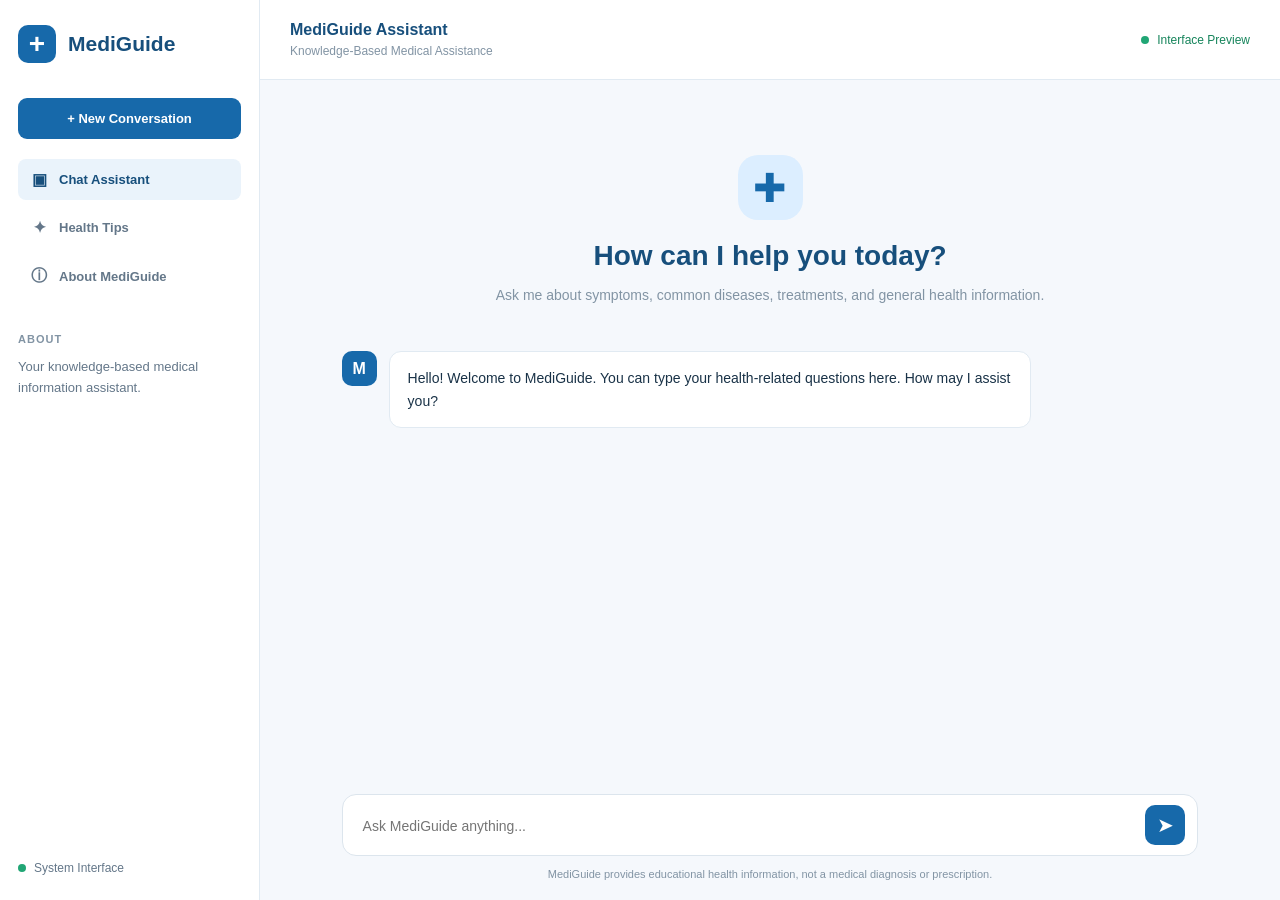
<file: src/frontend/index.html>
<!DOCTYPE html>
<html lang="en">
<head>
    <meta charset="UTF-8">
    <meta name="viewport" content="width=device-width, initial-scale=1.0">
    <meta name="description" content="MediGuide knowledge-based medical information assistant.">
    <title>MediGuide - Medical Assistant</title>
    <link rel="stylesheet" href="css/style.css">
</head>
<body>
<div class="app-container">
    <aside class="sidebar" id="sidebar">
        <div class="brand">
            <div class="logo" aria-hidden="true">+</div>
            <h2>MediGuide</h2>
        </div>

        <button class="new-chat" id="newChat" type="button">+ New Conversation</button>

        <nav class="side-nav" aria-label="Main navigation">
            <a class="side-link active" href="index.html" aria-current="page"><span>▣</span> Chat Assistant</a>
            <a class="side-link" href="health-tips.html"><span>✦</span> Health Tips</a>
            <a class="side-link" href="about.html"><span>ⓘ</span> About MediGuide</a>
        </nav>

        <div class="sidebar-label">ABOUT</div>
        <p class="sidebar-description">Your knowledge-based medical information assistant.</p>

        <div class="sidebar-bottom">
            <span class="status-dot"></span>
            System Interface
        </div>
    </aside>

    <main class="chat-area">
        <header class="chat-header">
            <button class="mobile-menu" id="menuToggle" type="button" aria-label="Open navigation">☰</button>
            <div>
                <h3>MediGuide Assistant</h3>
                <p>Knowledge-Based Medical Assistance</p>
            </div>
            <div class="online-status"><span class="status-dot"></span> Interface Preview</div>
        </header>

        <section class="messages" id="messages" aria-live="polite" aria-label="Conversation">
            <div class="welcome" id="welcome">
                <div class="welcome-icon">✚</div>
                <h1>How can I help you today?</h1>
                <p>Ask me about symptoms, common diseases, treatments, and general health information.</p>
            </div>

            <div class="message bot">
                <div class="avatar">M</div>
                <div class="message-content">
                    Hello! Welcome to MediGuide. You can type your health-related questions here. How may I assist you?
                </div>
            </div>
        </section>

        <footer class="input-area">
            <form class="input-wrapper" id="chatForm">
                <textarea id="userInput" placeholder="Ask MediGuide anything..." rows="1" aria-label="Type your health question"></textarea>
                <button id="sendBtn" type="submit" title="Send message" aria-label="Send message">➤</button>
            </form>
            <p class="disclaimer">MediGuide provides educational health information, not a medical diagnosis or prescription.</p>
        </footer>
    </main>
</div>
<script src="js/app.js"></script>
</body>
</html>
</file>
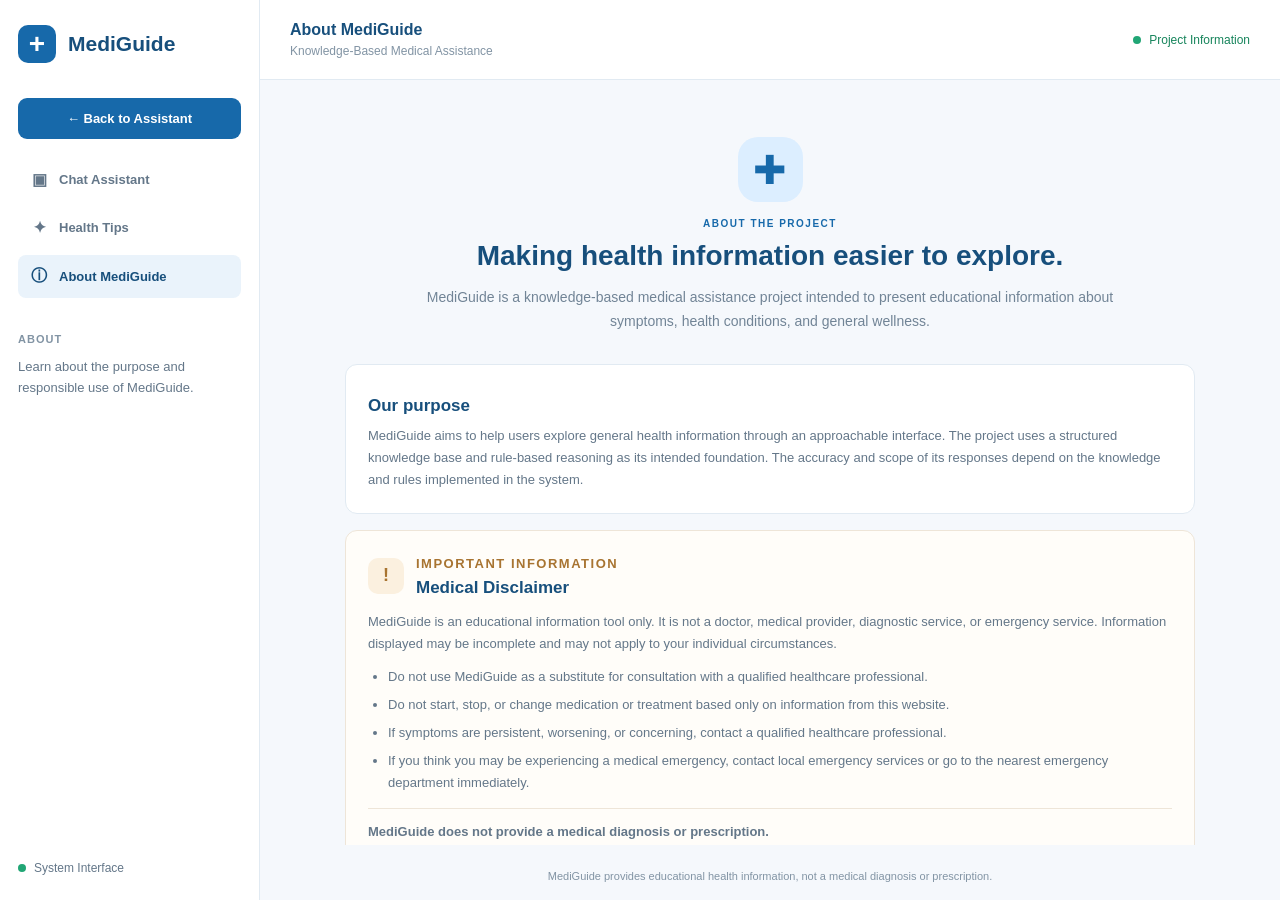
<file: src/frontend/about.html>
<!DOCTYPE html>
<html lang="en">
<head>
    <meta charset="UTF-8">
    <meta name="viewport" content="width=device-width, initial-scale=1.0">
    <meta name="description" content="About the MediGuide knowledge-based medical assistance project.">
    <title>About MediGuide</title>
    <link rel="stylesheet" href="css/style.css">
</head>
<body>
<div class="app-container">
    <aside class="sidebar" id="sidebar">
        <div class="brand"><div class="logo">+</div><h2>MediGuide</h2></div>
        <a class="new-chat nav-button" href="index.html">← Back to Assistant</a>
        <nav class="side-nav" aria-label="Main navigation">
            <a class="side-link" href="index.html"><span>▣</span> Chat Assistant</a>
            <a class="side-link" href="health-tips.html"><span>✦</span> Health Tips</a>
            <a class="side-link active" href="about.html" aria-current="page"><span>ⓘ</span> About MediGuide</a>
        </nav>
        <div class="sidebar-label">ABOUT</div>
        <p class="sidebar-description">Learn about the purpose and responsible use of MediGuide.</p>
        <div class="sidebar-bottom"><span class="status-dot"></span> System Interface</div>
    </aside>
    <main class="chat-area">
        <header class="chat-header">
            <button class="mobile-menu" type="button" onclick="document.getElementById('sidebar').classList.toggle('open')" aria-label="Open navigation">☰</button>
            <div><h3>About MediGuide</h3><p>Knowledge-Based Medical Assistance</p></div>
            <div class="online-status"><span class="status-dot"></span> Project Information</div>
        </header>
        <section class="info-page about-page">
            <div class="info-heading">
                <div class="welcome-icon">✚</div>
                <p class="eyebrow">ABOUT THE PROJECT</p>
                <h1>Making health information easier to explore.</h1>
                <p>MediGuide is a knowledge-based medical assistance project intended to present educational information about symptoms, health conditions, and general wellness.</p>
            </div>
            <article class="about-card">
                <h2>Our purpose</h2>
                <p>MediGuide aims to help users explore general health information through an approachable interface. The project uses a structured knowledge base and rule-based reasoning as its intended foundation. The accuracy and scope of its responses depend on the knowledge and rules implemented in the system.</p>
            </article>
            <article class="disclaimer-card" id="disclaimer">
                <div class="disclaimer-title"><span>!</span><div><p class="eyebrow">IMPORTANT INFORMATION</p><h2>Medical Disclaimer</h2></div></div>
                <p>MediGuide is an educational information tool only. It is not a doctor, medical provider, diagnostic service, or emergency service. Information displayed may be incomplete and may not apply to your individual circumstances.</p>
                <ul>
                    <li>Do not use MediGuide as a substitute for consultation with a qualified healthcare professional.</li>
                    <li>Do not start, stop, or change medication or treatment based only on information from this website.</li>
                    <li>If symptoms are persistent, worsening, or concerning, contact a qualified healthcare professional.</li>
                    <li>If you think you may be experiencing a medical emergency, contact local emergency services or go to the nearest emergency department immediately.</li>
                </ul>
                <p class="disclaimer-last">MediGuide does not provide a medical diagnosis or prescription.</p>
            </article>
        </section>
        <footer class="page-disclaimer">MediGuide provides educational health information, not a medical diagnosis or prescription.</footer>
    </main>
</div>
<script src="js/app.js"></script>
</body>
</html>
</file>
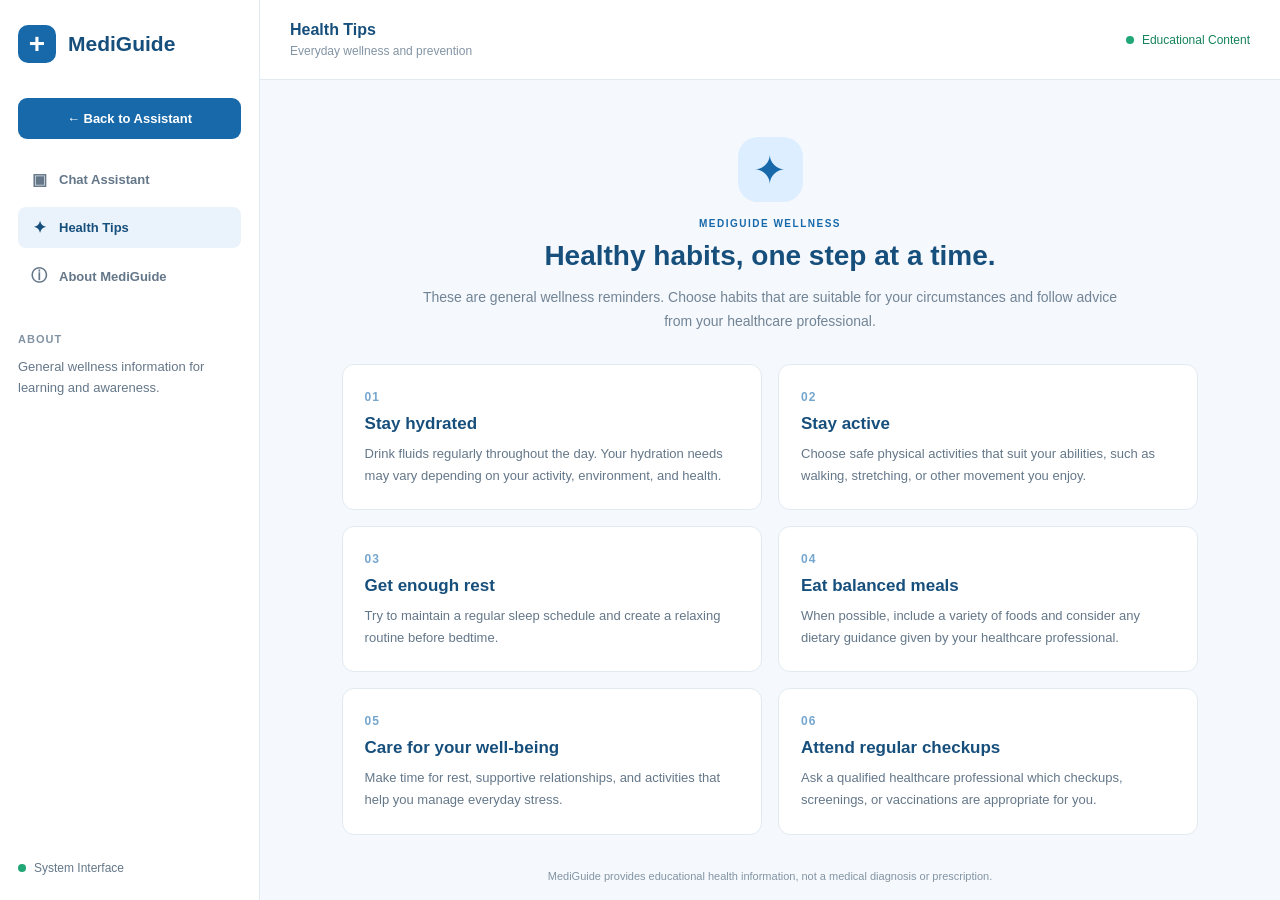
<file: src/frontend/health-tips.html>
<!DOCTYPE html>
<html lang="en">
<head>
    <meta charset="UTF-8">
    <meta name="viewport" content="width=device-width, initial-scale=1.0">
    <meta name="description" content="General health and wellness tips from MediGuide.">
    <title>Health Tips - MediGuide</title>
    <link rel="stylesheet" href="css/style.css">
</head>
<body>
<div class="app-container">
    <aside class="sidebar" id="sidebar">
        <div class="brand"><div class="logo">+</div><h2>MediGuide</h2></div>
        <a class="new-chat nav-button" href="index.html">← Back to Assistant</a>
        <nav class="side-nav" aria-label="Main navigation">
            <a class="side-link" href="index.html"><span>▣</span> Chat Assistant</a>
            <a class="side-link active" href="health-tips.html" aria-current="page"><span>✦</span> Health Tips</a>
            <a class="side-link" href="about.html"><span>ⓘ</span> About MediGuide</a>
        </nav>
        <div class="sidebar-label">ABOUT</div>
        <p class="sidebar-description">General wellness information for learning and awareness.</p>
        <div class="sidebar-bottom"><span class="status-dot"></span> System Interface</div>
    </aside>
    <main class="chat-area">
        <header class="chat-header">
            <button class="mobile-menu" type="button" onclick="document.getElementById('sidebar').classList.toggle('open')" aria-label="Open navigation">☰</button>
            <div><h3>Health Tips</h3><p>Everyday wellness and prevention</p></div>
            <div class="online-status"><span class="status-dot"></span> Educational Content</div>
        </header>
        <section class="info-page">
            <div class="info-heading">
                <div class="welcome-icon">✦</div>
                <p class="eyebrow">MEDIGUIDE WELLNESS</p>
                <h1>Healthy habits, one step at a time.</h1>
                <p>These are general wellness reminders. Choose habits that are suitable for your circumstances and follow advice from your healthcare professional.</p>
            </div>
            <div class="tip-grid">
                <article class="tip-card"><span class="tip-number">01</span><h2>Stay hydrated</h2><p>Drink fluids regularly throughout the day. Your hydration needs may vary depending on your activity, environment, and health.</p></article>
                <article class="tip-card"><span class="tip-number">02</span><h2>Stay active</h2><p>Choose safe physical activities that suit your abilities, such as walking, stretching, or other movement you enjoy.</p></article>
                <article class="tip-card"><span class="tip-number">03</span><h2>Get enough rest</h2><p>Try to maintain a regular sleep schedule and create a relaxing routine before bedtime.</p></article>
                <article class="tip-card"><span class="tip-number">04</span><h2>Eat balanced meals</h2><p>When possible, include a variety of foods and consider any dietary guidance given by your healthcare professional.</p></article>
                <article class="tip-card"><span class="tip-number">05</span><h2>Care for your well-being</h2><p>Make time for rest, supportive relationships, and activities that help you manage everyday stress.</p></article>
                <article class="tip-card"><span class="tip-number">06</span><h2>Attend regular checkups</h2><p>Ask a qualified healthcare professional which checkups, screenings, or vaccinations are appropriate for you.</p></article>
            </div>
            <div class="page-warning"><strong>Reminder:</strong> These tips are general educational information, not personalized medical advice or treatment instructions.</div>
        </section>
        <footer class="page-disclaimer">MediGuide provides educational health information, not a medical diagnosis or prescription.</footer>
    </main>
</div>
<script src="js/app.js"></script>
</body>
</html>
</file>
<file: src/frontend/css/style.css>
* {
    margin: 0;
    padding: 0;
    box-sizing: border-box;
}

:root {
    --blue: #1769aa;
    --blue-dark: #10558c;
    --navy: #174f7c;
    --text: #193247;
    --muted: #8294a4;
    --line: #e1eaf2;
    --page: #f5f8fc;
}

body {
    font-family: Arial, sans-serif;
    background: var(--page);
    color: var(--text);
}

.app-container {
    display: flex;
    min-height: 100vh;
    height: 100vh;
}

/* SIDEBAR */
.sidebar {
    width: 260px;
    flex: 0 0 260px;
    background: #fff;
    border-right: 1px solid var(--line);
    padding: 25px 18px;
    display: flex;
    flex-direction: column;
}

.brand {
    display: flex;
    align-items: center;
    gap: 12px;
    margin-bottom: 35px;
}

.brand h2 { color: var(--navy); font-size: 21px; }

.logo {
    background: var(--blue);
    color: #fff;
    width: 38px;
    height: 38px;
    display: grid;
    place-items: center;
    border-radius: 10px;
    font-size: 28px;
    font-weight: bold;
}

.new-chat {
    display: block;
    width: 100%;
    background: var(--blue);
    color: #fff;
    border: none;
    padding: 13px;
    border-radius: 9px;
    cursor: pointer;
    font-weight: bold;
    text-align: center;
    text-decoration: none;
    font-size: 13px;
}

.new-chat:hover { background: var(--blue-dark); }

.side-nav { display: grid; gap: 7px; margin-top: 20px; }

.side-link {
    display: flex;
    align-items: center;
    gap: 11px;
    padding: 11px 12px;
    border-radius: 8px;
    color: #647789;
    text-decoration: none;
    font-size: 13px;
    font-weight: 600;
}

.side-link span { width: 18px; text-align: center; font-size: 16px; }
.side-link:hover, .side-link.active { background: #eaf3fb; color: var(--navy); }

.sidebar-label {
    margin-top: 35px;
    font-size: 11px;
    color: var(--muted);
    font-weight: bold;
    letter-spacing: 1px;
}

.sidebar-description {
    margin-top: 12px;
    color: #647789;
    font-size: 13px;
    line-height: 1.6;
}

.sidebar-bottom {
    margin-top: auto;
    color: #647789;
    font-size: 12px;
    display: flex;
    align-items: center;
    gap: 8px;
}

.status-dot { width: 8px; height: 8px; background: #21a675; border-radius: 50%; flex: 0 0 8px; }

/* CHAT AREA */
.chat-area { flex: 1; display: flex; flex-direction: column; min-width: 0; min-height: 0; }

.chat-header {
    min-height: 80px;
    background: #fff;
    border-bottom: 1px solid var(--line);
    padding: 17px 30px;
    display: flex;
    justify-content: space-between;
    align-items: center;
    gap: 15px;
}

.chat-header h3 { color: var(--navy); font-size: 16px; }
.chat-header p { font-size: 12px; color: var(--muted); margin-top: 5px; }
.online-status { color: #16845b; font-size: 12px; display: flex; gap: 8px; align-items: center; white-space: nowrap; }
.mobile-menu { display: none; border: 0; background: transparent; color: var(--navy); font-size: 22px; cursor: pointer; }

/* CHAT MESSAGES */
.messages { flex: 1; overflow-y: auto; padding: 30px 8%; }

.welcome { text-align: center; margin: 45px auto; max-width: 550px; }
.welcome-icon {
    width: 65px;
    height: 65px;
    background: #dceeff;
    color: var(--blue);
    border-radius: 20px;
    display: grid;
    place-items: center;
    font-size: 40px;
    margin: 0 auto 20px;
}
.welcome h1 { color: var(--navy); font-size: 28px; }
.welcome p { color: var(--muted); margin-top: 12px; line-height: 1.6; font-size: 14px; }

.message { display: flex; gap: 12px; margin: 25px 0; align-items: flex-start; }
.avatar {
    background: var(--blue);
    color: #fff;
    min-width: 35px;
    height: 35px;
    display: grid;
    place-items: center;
    border-radius: 10px;
    font-weight: bold;
}
.message-content {
    padding: 15px 18px;
    border-radius: 12px;
    max-width: 75%;
    line-height: 1.6;
    font-size: 14px;
    background: #fff;
    border: 1px solid var(--line);
    overflow-wrap: anywhere;
}
.message.user { justify-content: flex-end; }
.message.user .message-content { background: var(--blue); color: #fff; border: none; }
.message.user .avatar { display: none; }

/* INPUT */
.input-area { background: var(--page); padding: 15px 8% 20px; }
.input-wrapper {
    background: #fff;
    border: 1px solid #dce5ed;
    border-radius: 14px;
    padding: 10px 12px;
    display: flex;
    align-items: flex-end;
    gap: 10px;
}
.input-wrapper:focus-within { border-color: #9bc3e3; box-shadow: 0 0 0 3px rgba(23, 105, 170, .08); }
.input-wrapper textarea {
    flex: 1;
    min-width: 0;
    border: none;
    outline: none;
    resize: none;
    font-family: inherit;
    font-size: 14px;
    padding: 8px;
    max-height: 120px;
    line-height: 1.5;
}
.input-wrapper button {
    background: var(--blue);
    color: #fff;
    border: none;
    border-radius: 10px;
    width: 40px;
    height: 40px;
    flex: 0 0 40px;
    cursor: pointer;
    font-size: 20px;
}
.input-wrapper button:hover { background: var(--blue-dark); }
.input-wrapper button:disabled { opacity: .55; cursor: not-allowed; }
.disclaimer, .page-disclaimer { text-align: center; color: var(--muted); font-size: 11px; margin-top: 12px; }

/* CONTENT PAGES */
.info-page { flex: 1; overflow-y: auto; padding: 35px 8%; }
.info-heading { max-width: 700px; margin: 22px auto 30px; text-align: center; }
.info-heading .welcome-icon { margin-bottom: 16px; }
.eyebrow { color: var(--blue); font-size: 10px; font-weight: bold; letter-spacing: 1.5px; margin-bottom: 9px; }
.info-heading h1 { color: var(--navy); font-size: 28px; line-height: 1.3; }
.info-heading > p:last-child { color: #718496; font-size: 14px; line-height: 1.7; margin-top: 12px; }
.tip-grid { display: grid; grid-template-columns: repeat(2, minmax(0, 1fr)); gap: 16px; max-width: 900px; margin: 0 auto; }
.tip-card, .about-card, .disclaimer-card {
    background: #fff;
    border: 1px solid var(--line);
    border-radius: 12px;
    padding: 22px;
}
.tip-number { color: #75a6ce; font-size: 12px; font-weight: bold; letter-spacing: 1px; }
.tip-card h2, .about-card h2, .disclaimer-card h2 { color: var(--navy); font-size: 17px; margin: 9px 0; }
.tip-card p, .about-card p, .disclaimer-card p, .disclaimer-card li { color: #647789; font-size: 13px; line-height: 1.7; }
.page-warning {
    max-width: 900px;
    margin: 18px auto 10px;
    padding: 15px 17px;
    border: 1px solid #dceaf6;
    border-radius: 10px;
    background: #eff6fc;
    color: #647d91;
    font-size: 12px;
    line-height: 1.6;
}
.page-warning strong { color: var(--navy); }
.page-disclaimer { padding: 13px 15px 18px; }
.about-page { max-width: 1050px; width: 100%; margin: 0 auto; }
.about-card { margin: 0 auto 16px; max-width: 850px; }
.disclaimer-card { margin: 0 auto; max-width: 850px; background: #fffdf9; border-color: #eee5d8; scroll-margin-top: 15px; }
.disclaimer-title { display: flex; align-items: center; gap: 12px; margin-bottom: 13px; }
.disclaimer-title > span { width: 36px; height: 36px; display: grid; place-items: center; border-radius: 10px; background: #fbf0df; color: #a87431; font-weight: bold; font-size: 18px; }
.disclaimer-title .eyebrow { margin-bottom: 3px; color: #a87431; }
.disclaimer-title h2 { margin: 0; }
.disclaimer-card ul { padding-left: 20px; margin: 10px 0; }
.disclaimer-card li { margin: 6px 0; }
.disclaimer-card .disclaimer-last { border-top: 1px solid #eee5d8; padding-top: 12px; margin-top: 14px; font-weight: bold; }

/* RESPONSIVE */
@media (max-width: 700px) {
    .app-container { position: relative; }
    .sidebar {
        position: fixed;
        z-index: 5;
        inset: 0 auto 0 0;
        width: 260px;
        transform: translateX(-105%);
        transition: transform .2s ease;
        box-shadow: 8px 0 25px rgba(20, 50, 75, .12);
    }
    .sidebar.open { transform: translateX(0); }
    .chat-header { min-height: 70px; padding: 12px 15px; }
    .mobile-menu { display: block; }
    .chat-header h3 { font-size: 14px; }
    .chat-header p { font-size: 10px; }
    .online-status { font-size: 0; gap: 0; }
    .online-status .status-dot { width: 9px; height: 9px; }
    .messages { padding: 18px 16px; }
    .welcome { margin: 35px auto; }
    .welcome h1, .info-heading h1 { font-size: 23px; }
    .message-content { max-width: 90%; font-size: 13px; }
    .input-area { padding: 12px 12px 15px; }
    .disclaimer, .page-disclaimer { font-size: 10px; line-height: 1.5; }
    .info-page { padding: 22px 15px; }
    .tip-grid { grid-template-columns: 1fr; gap: 12px; }
    .tip-card, .about-card, .disclaimer-card { padding: 18px; }
}
@media (prefers-reduced-motion: reduce) {
    *, *::before, *::after { transition-duration: .01ms !important; scroll-behavior: auto !important; }
}
</file>
